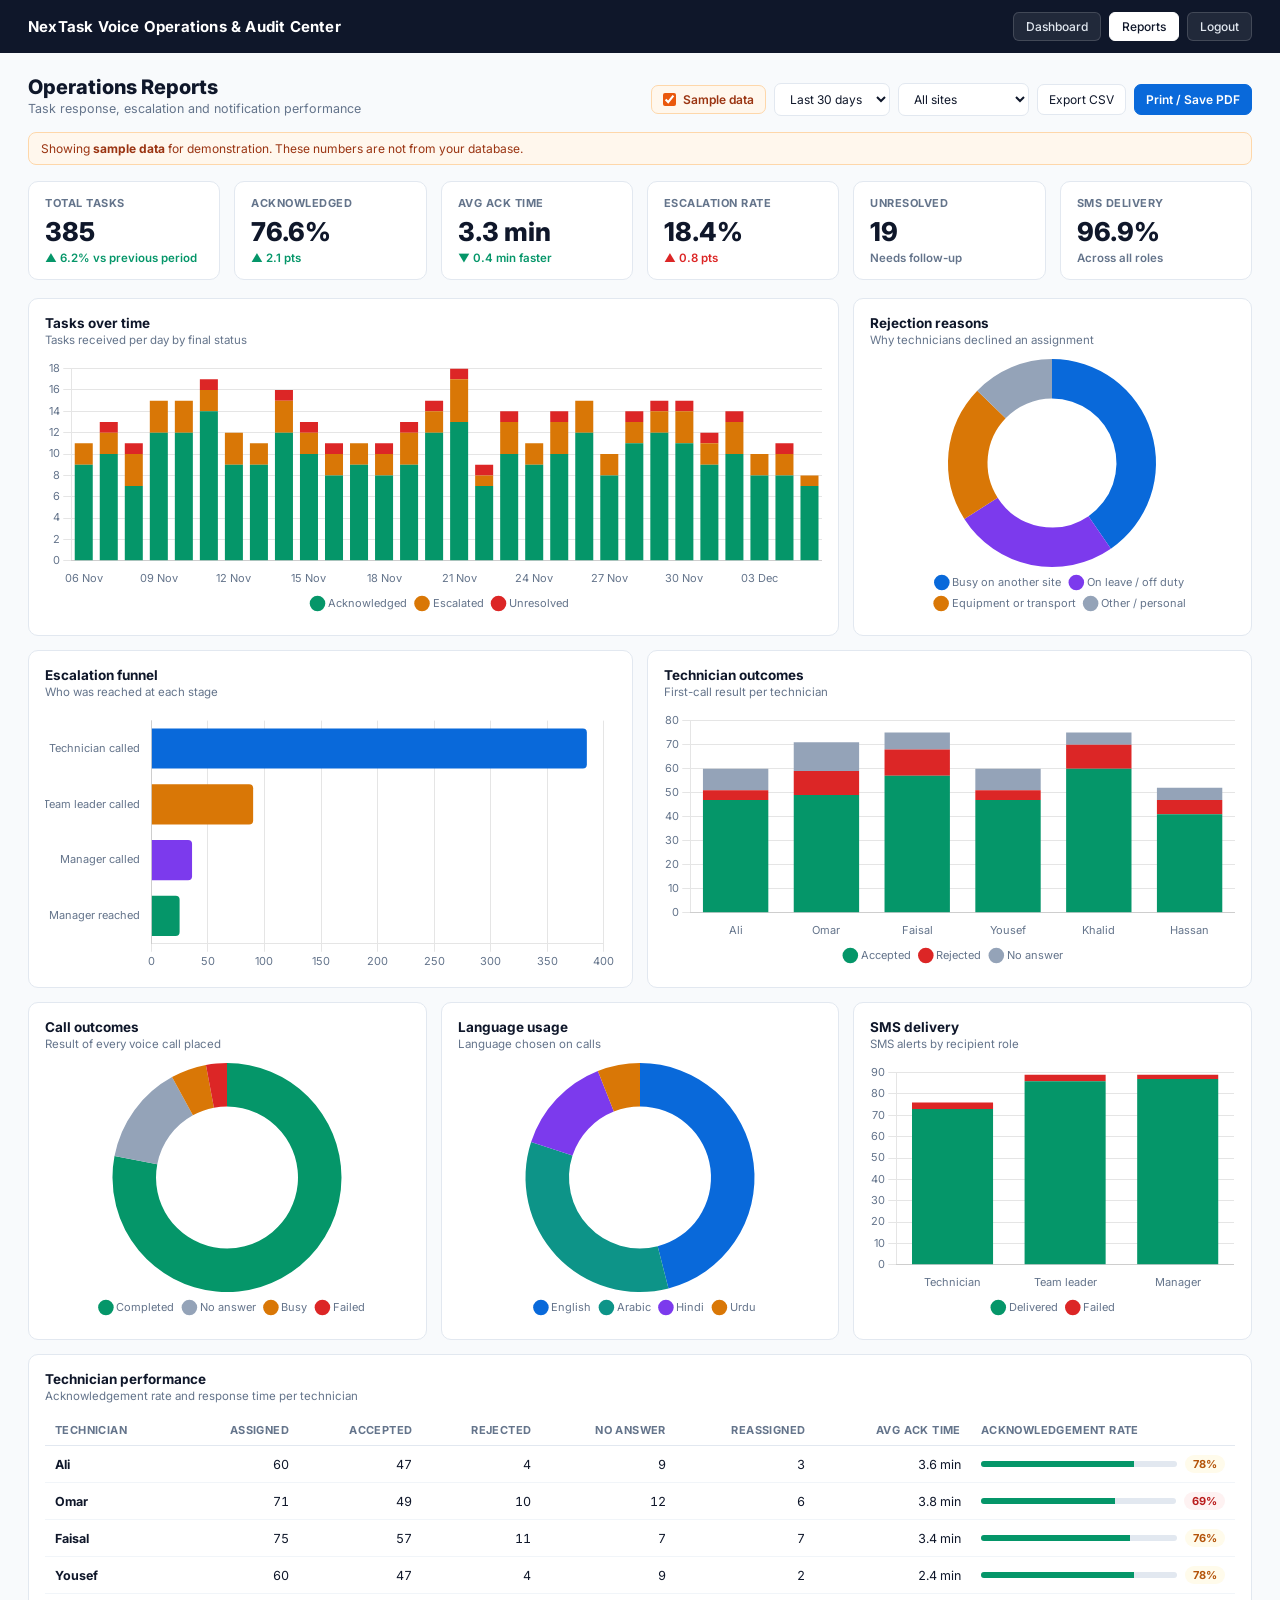
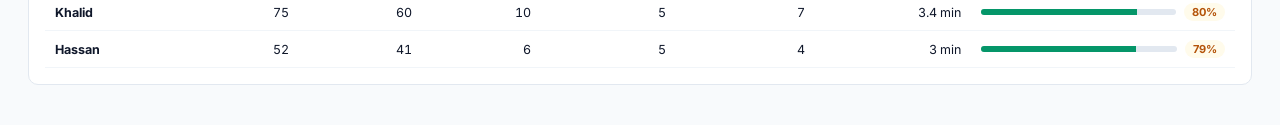
<file: static/reports.html>
<!DOCTYPE html>
<html lang="en">
<head>
<meta charset="utf-8">
<meta name="viewport" content="width=device-width, initial-scale=1">
<title>NexTask Reports</title>
<link rel="preconnect" href="https://fonts.googleapis.com">
<link rel="preconnect" href="https://fonts.gstatic.com" crossorigin>
<link href="https://fonts.googleapis.com/css2?family=Inter:wght@400;500;600;700;800&display=swap" rel="stylesheet">
<script src="/static/chart.umd.min.js"></script>
<style>
  :root { --bg:#f8fafc; --card:#fff; --border:#e2e8f0; --text:#0f172a; --muted:#64748b; --primary:#0969da;
          --ok:#059669; --warn:#d97706; --bad:#dc2626; --violet:#7c3aed; --slate:#94a3b8; }
  * { box-sizing:border-box; margin:0; padding:0; }
  body { font-family:'Inter',-apple-system,"Segoe UI",Roboto,sans-serif; background:var(--bg); color:var(--text); min-height:100vh; }
  header { background:#0f172a; color:#fff; padding:12px 28px; display:flex; align-items:center; justify-content:space-between; }
  .brand { font-size:15px; font-weight:700; letter-spacing:.2px; }
  .nav { display:flex; gap:8px; }
  .nav a { color:#e2e8f0; text-decoration:none; font-size:12px; font-weight:500; padding:6px 12px; border-radius:6px;
           border:1px solid rgba(255,255,255,.15); background:rgba(255,255,255,.08); }
  .nav a.active { background:#fff; color:#0f172a; border-color:#fff; }
  .nav a:hover { background:rgba(255,255,255,.18); color:#fff; }
  .nav a.active:hover { background:#fff; color:#0f172a; }
  main { max-width:1400px; margin:0 auto; padding:22px 28px 40px; }
  .title-row { display:flex; align-items:flex-end; justify-content:space-between; flex-wrap:wrap; gap:12px; margin-bottom:16px; }
  h1 { font-size:20px; font-weight:800; }
  .sub { font-size:12.5px; color:var(--muted); margin-top:2px; }
  .controls { display:flex; gap:8px; align-items:center; flex-wrap:wrap; }
  select, .btn { font:inherit; font-size:12px; padding:7px 11px; border:1px solid var(--border); border-radius:7px; background:#fff; color:var(--text); cursor:pointer; }
  .btn:hover, select:hover { border-color:#cbd5e1; background:#f8fafc; }
  .btn.primary { background:var(--primary); border-color:var(--primary); color:#fff; font-weight:600; }
  .btn.primary:hover { background:#0856b3; }
  .switch { display:inline-flex; align-items:center; gap:7px; font-size:12px; font-weight:600; padding:6px 11px; border-radius:7px;
            background:#fff7ed; border:1px solid #fed7aa; color:#9a3412; }
  .switch input { accent-color:#ea580c; }
  .switch.live-off { opacity:.95; }
  .banner { font-size:12px; background:#fff7ed; border:1px solid #fed7aa; color:#9a3412; padding:8px 12px; border-radius:8px; margin-bottom:16px; }
  .kpis { display:grid; grid-template-columns:repeat(auto-fit,minmax(190px,1fr)); gap:14px; margin-bottom:18px; }
  .kpi { background:var(--card); border:1px solid var(--border); border-radius:10px; padding:14px 16px; }
  .kpi .l { font-size:11px; font-weight:700; color:var(--muted); text-transform:uppercase; letter-spacing:.5px; }
  .kpi .v { font-size:26px; font-weight:800; margin:6px 0 4px; }
  .kpi .d { font-size:11.5px; font-weight:600; }
  .up { color:var(--ok); } .down { color:var(--bad); } .flat { color:var(--muted); }
  .grid { display:grid; grid-template-columns:repeat(12,1fr); gap:14px; }
  .card { background:var(--card); border:1px solid var(--border); border-radius:10px; padding:16px; }
  .card h3 { font-size:13.5px; font-weight:700; }
  .card .hint { font-size:11.5px; color:var(--muted); margin:2px 0 12px; }
  .c4 { grid-column:span 4; } .c6 { grid-column:span 6; } .c8 { grid-column:span 8; } .c12 { grid-column:span 12; }
  .chart { position:relative; height:260px; }
  table { width:100%; border-collapse:collapse; font-size:12.5px; }
  th { text-align:left; font-size:11px; text-transform:uppercase; letter-spacing:.4px; color:var(--muted); padding:8px 10px; border-bottom:1px solid var(--border); }
  td { padding:9px 10px; border-bottom:1px solid #f1f5f9; }
  td.num, th.num { text-align:right; font-variant-numeric:tabular-nums; }
  .pill { display:inline-block; font-size:11px; font-weight:700; padding:2px 8px; border-radius:999px; }
  .pill.good { background:#ecfdf5; color:#047857; } .pill.mid { background:#fffbeb; color:#b45309; } .pill.low { background:#fef2f2; color:#b91c1c; }
  .bar { height:6px; border-radius:3px; background:#e2e8f0; overflow:hidden; min-width:70px; }
  .bar > i { display:block; height:100%; background:var(--ok); }
  @media (max-width:1000px) { .c4,.c6,.c8 { grid-column:span 12; } main { padding:16px; } }
  @media print { header, .controls, .banner { display:none; } body { background:#fff; } .card, .kpi { break-inside:avoid; } main { padding:0; } }
</style>
</head>
<body>
<header>
  <div class="brand">NexTask Voice Operations &amp; Audit Center</div>
  <div class="nav">
    <a href="/">Dashboard</a>
    <a href="/reports" class="active">Reports</a>
    <a href="/logout">Logout</a>
  </div>
</header>

<main>
  <div class="title-row">
    <div>
      <h1>Operations Reports</h1>
      <div class="sub">Task response, escalation and notification performance</div>
    </div>
    <div class="controls">
      <label class="switch" title="Sample data is a fixed demo dataset. Live data is not connected yet.">
        <input type="checkbox" id="sampleToggle" checked> Sample data
      </label>
      <select id="range" title="Date range">
        <option value="7">Last 7 days</option>
        <option value="30" selected>Last 30 days</option>
        <option value="90">Last 90 days</option>
      </select>
      <select id="site" title="Site filter">
        <option value="all">All sites</option>
        <option>Riyadh North</option><option>Riyadh East</option><option>Jeddah Central</option><option>Dammam Port</option>
      </select>
      <button class="btn" onclick="exportCsv()">Export CSV</button>
      <button class="btn primary" onclick="window.print()">Print / Save PDF</button>
    </div>
  </div>

  <div class="banner" id="banner">Showing <b>sample data</b> for demonstration. These numbers are not from your database.</div>

  <div class="kpis" id="kpis"></div>

  <div class="grid">
    <div class="card c8"><h3>Tasks over time</h3><div class="hint">Tasks received per day by final status</div><div class="chart"><canvas id="chTrend"></canvas></div></div>
    <div class="card c4"><h3>Rejection reasons</h3><div class="hint">Why technicians declined an assignment</div><div class="chart"><canvas id="chReasons"></canvas></div></div>

    <div class="card c6"><h3>Escalation funnel</h3><div class="hint">Who was reached at each stage</div><div class="chart"><canvas id="chFunnel"></canvas></div></div>
    <div class="card c6"><h3>Technician outcomes</h3><div class="hint">First-call result per technician</div><div class="chart"><canvas id="chTech"></canvas></div></div>

    <div class="card c4"><h3>Call outcomes</h3><div class="hint">Result of every voice call placed</div><div class="chart"><canvas id="chCalls"></canvas></div></div>
    <div class="card c4"><h3>Language usage</h3><div class="hint">Language chosen on calls</div><div class="chart"><canvas id="chLang"></canvas></div></div>
    <div class="card c4"><h3>SMS delivery</h3><div class="hint">SMS alerts by recipient role</div><div class="chart"><canvas id="chSms"></canvas></div></div>

    <div class="card c12">
      <h3>Technician performance</h3><div class="hint">Acknowledgement rate and response time per technician</div>
      <table id="techTable"><thead><tr>
        <th>Technician</th><th class="num">Assigned</th><th class="num">Accepted</th><th class="num">Rejected</th><th class="num">No answer</th>
        <th class="num">Reassigned</th><th class="num">Avg ack time</th><th>Acknowledgement rate</th>
      </tr></thead><tbody></tbody></table>
    </div>
  </div>
</main>

<script>
(function () {
  // ---- deterministic sample data (seeded so numbers stay stable between reloads) ----
  function rng(seed) { var s = seed >>> 0; return function () { s = (s * 1664525 + 1013904223) >>> 0; return s / 4294967296; }; }
  var TECHS = ['Ali', 'Omar', 'Faisal', 'Yousef', 'Khalid', 'Hassan'];
  var SITES = ['Riyadh North', 'Riyadh East', 'Jeddah Central', 'Dammam Port'];

  function build(days, site) {
    var r = rng(days * 7 + (site === 'all' ? 1 : site.length * 13));
    var scale = site === 'all' ? 1 : 0.35;
    var labels = [], ack = [], esc = [], unres = [];
    var today = new Date();
    for (var i = days - 1; i >= 0; i--) {
      var d = new Date(today); d.setDate(today.getDate() - i);
      labels.push(d.toLocaleDateString('en-GB', { day: '2-digit', month: 'short' }));
      var total = Math.round((8 + r() * 10) * scale);
      var e = Math.round(total * (0.12 + r() * 0.12));
      var u = Math.round(total * (0.02 + r() * 0.05));
      ack.push(Math.max(total - e - u, 0)); esc.push(e); unres.push(u);
    }
    var sum = function (a) { return a.reduce(function (x, y) { return x + y; }, 0); };
    var tasks = sum(ack) + sum(esc) + sum(unres);

    var tech = TECHS.map(function (n, idx) {
      var assigned = Math.round((tasks / TECHS.length) * (0.8 + r() * 0.4));
      var rej = Math.round(assigned * (0.05 + r() * 0.1));
      var na = Math.round(assigned * (0.06 + r() * 0.12));
      var acc = Math.max(assigned - rej - na, 0);
      return { name: n, assigned: assigned, accepted: acc, rejected: rej, noans: na,
               reassigned: Math.round(rej * (0.5 + r() * 0.4)), avg: +(1.2 + r() * 3.2).toFixed(1) };
    });

    var reasons = [Math.round(tasks * 0.05), Math.round(tasks * 0.03), Math.round(tasks * 0.025), Math.round(tasks * 0.015)];
    var techCalls = sum(tech.map(function (t) { return t.assigned; })) + Math.round(tasks * 0.15);
    var tlCalls = sum(esc) + sum(unres);
    var mgCalls = Math.round(tlCalls * 0.4);
    var calls = {
      Completed: Math.round((techCalls + tlCalls + mgCalls) * 0.78),
      'No answer': Math.round((techCalls + tlCalls + mgCalls) * 0.14),
      Busy: Math.round((techCalls + tlCalls + mgCalls) * 0.05),
      Failed: Math.round((techCalls + tlCalls + mgCalls) * 0.03)
    };
    var lang = { English: Math.round(techCalls * 0.46), Arabic: Math.round(techCalls * 0.34), Hindi: Math.round(techCalls * 0.14), Urdu: Math.round(techCalls * 0.06) };
    var smsTech = Math.round(tasks * 0.2), smsTl = tlCalls, smsMgr = tlCalls;
    var sms = {
      Technician: [Math.round(smsTech * 0.95), Math.round(smsTech * 0.04)],
      'Team leader': [Math.round(smsTl * 0.96), Math.round(smsTl * 0.03)],
      Manager: [Math.round(smsMgr * 0.97), Math.round(smsMgr * 0.02)]
    };
    var smsDelivered = sms.Technician[0] + sms['Team leader'][0] + sms.Manager[0];
    var smsFailed = sms.Technician[1] + sms['Team leader'][1] + sms.Manager[1];
    var acked = sum(ack);
    var avgAck = +(tech.reduce(function (a, t) { return a + t.avg * t.assigned; }, 0) / Math.max(sum(tech.map(function (t) { return t.assigned; })), 1)).toFixed(1);

    return { labels: labels, ack: ack, esc: esc, unres: unres, tasks: tasks, acked: acked, escCount: sum(esc), unresCount: sum(unres),
             tech: tech, reasons: reasons, funnel: [tasks, tlCalls, mgCalls, Math.round(mgCalls * 0.7)], calls: calls, lang: lang, sms: sms,
             smsRate: (smsDelivered / Math.max(smsDelivered + smsFailed, 1) * 100), avgAck: avgAck };
  }

  // ---- rendering ----
  var charts = {};
  function mk(id, cfg) { if (charts[id]) charts[id].destroy(); charts[id] = new Chart(document.getElementById(id), cfg); }
  var C = { ok: '#059669', blue: '#0969da', warn: '#d97706', bad: '#dc2626', violet: '#7c3aed', slate: '#94a3b8', teal: '#0d9488' };
  Chart.defaults.font.family = "'Inter', sans-serif"; Chart.defaults.font.size = 11; Chart.defaults.color = '#64748b';
  var opts = { responsive: true, maintainAspectRatio: false, plugins: { legend: { position: 'bottom', labels: { boxWidth: 10, usePointStyle: true } } } };

  function kpi(label, value, delta, cls) {
    return '<div class="kpi"><div class="l">' + label + '</div><div class="v">' + value + '</div><div class="d ' + cls + '">' + delta + '</div></div>';
  }

  function render() {
    var days = +document.getElementById('range').value;
    var site = document.getElementById('site').value;
    var d = build(days, site);
    var ackPct = (d.acked / Math.max(d.tasks, 1) * 100);

    document.getElementById('kpis').innerHTML =
      kpi('Total tasks', d.tasks, '&#9650; 6.2% vs previous period', 'up') +
      kpi('Acknowledged', ackPct.toFixed(1) + '%', '&#9650; 2.1 pts', 'up') +
      kpi('Avg ack time', d.avgAck + ' min', '&#9660; 0.4 min faster', 'up') +
      kpi('Escalation rate', (d.escCount / Math.max(d.tasks, 1) * 100).toFixed(1) + '%', '&#9650; 0.8 pts', 'down') +
      kpi('Unresolved', d.unresCount, 'Needs follow-up', 'flat') +
      kpi('SMS delivery', d.smsRate.toFixed(1) + '%', 'Across all roles', 'flat');

    mk('chTrend', { type: 'bar', data: { labels: d.labels, datasets: [
      { label: 'Acknowledged', data: d.ack, backgroundColor: C.ok, stack: 's' },
      { label: 'Escalated', data: d.esc, backgroundColor: C.warn, stack: 's' },
      { label: 'Unresolved', data: d.unres, backgroundColor: C.bad, stack: 's' }] },
      options: Object.assign({}, opts, { scales: { x: { stacked: true, grid: { display: false }, ticks: { maxTicksLimit: 12 } }, y: { stacked: true, beginAtZero: true } } }) });

    mk('chReasons', { type: 'doughnut', data: { labels: ['Busy on another site', 'On leave / off duty', 'Equipment or transport', 'Other / personal'],
      datasets: [{ data: d.reasons, backgroundColor: [C.blue, C.violet, C.warn, C.slate], borderWidth: 0 }] }, options: Object.assign({}, opts, { cutout: '62%' }) });

    mk('chFunnel', { type: 'bar', data: { labels: ['Technician called', 'Team leader called', 'Manager called', 'Manager reached'],
      datasets: [{ data: d.funnel, backgroundColor: [C.blue, C.warn, C.violet, C.ok], borderRadius: 4 }] },
      options: Object.assign({}, opts, { indexAxis: 'y', plugins: { legend: { display: false } }, scales: { x: { beginAtZero: true }, y: { grid: { display: false } } } }) });

    mk('chTech', { type: 'bar', data: { labels: d.tech.map(function (t) { return t.name; }), datasets: [
      { label: 'Accepted', data: d.tech.map(function (t) { return t.accepted; }), backgroundColor: C.ok, stack: 's' },
      { label: 'Rejected', data: d.tech.map(function (t) { return t.rejected; }), backgroundColor: C.bad, stack: 's' },
      { label: 'No answer', data: d.tech.map(function (t) { return t.noans; }), backgroundColor: C.slate, stack: 's' }] },
      options: Object.assign({}, opts, { scales: { x: { stacked: true, grid: { display: false } }, y: { stacked: true, beginAtZero: true } } }) });

    mk('chCalls', { type: 'doughnut', data: { labels: Object.keys(d.calls), datasets: [{ data: Object.values(d.calls), backgroundColor: [C.ok, C.slate, C.warn, C.bad], borderWidth: 0 }] },
      options: Object.assign({}, opts, { cutout: '62%' }) });
    mk('chLang', { type: 'doughnut', data: { labels: Object.keys(d.lang), datasets: [{ data: Object.values(d.lang), backgroundColor: [C.blue, C.teal, C.violet, C.warn], borderWidth: 0 }] },
      options: Object.assign({}, opts, { cutout: '62%' }) });
    mk('chSms', { type: 'bar', data: { labels: Object.keys(d.sms), datasets: [
      { label: 'Delivered', data: Object.values(d.sms).map(function (v) { return v[0]; }), backgroundColor: C.ok, stack: 's' },
      { label: 'Failed', data: Object.values(d.sms).map(function (v) { return v[1]; }), backgroundColor: C.bad, stack: 's' }] },
      options: Object.assign({}, opts, { scales: { x: { stacked: true, grid: { display: false } }, y: { stacked: true, beginAtZero: true } } }) });

    var tb = document.querySelector('#techTable tbody');
    tb.innerHTML = d.tech.map(function (t) {
      var rate = t.accepted / Math.max(t.assigned, 1) * 100;
      var cls = rate >= 85 ? 'good' : rate >= 70 ? 'mid' : 'low';
      return '<tr><td><b>' + t.name + '</b></td><td class="num">' + t.assigned + '</td><td class="num">' + t.accepted + '</td><td class="num">' + t.rejected +
        '</td><td class="num">' + t.noans + '</td><td class="num">' + t.reassigned + '</td><td class="num">' + t.avg + ' min</td>' +
        '<td><div style="display:flex;align-items:center;gap:8px;"><div class="bar" style="flex:1"><i style="width:' + rate.toFixed(0) + '%"></i></div>' +
        '<span class="pill ' + cls + '">' + rate.toFixed(0) + '%</span></div></td></tr>';
    }).join('');
    window.__techRows = d.tech;
  }

  window.exportCsv = function () {
    var rows = [['Technician', 'Assigned', 'Accepted', 'Rejected', 'No answer', 'Reassigned', 'Avg ack time (min)']];
    (window.__techRows || []).forEach(function (t) { rows.push([t.name, t.assigned, t.accepted, t.rejected, t.noans, t.reassigned, t.avg]); });
    var csv = rows.map(function (r) { return r.join(','); }).join('\n');
    var a = document.createElement('a');
    a.href = URL.createObjectURL(new Blob([csv], { type: 'text/csv' }));
    a.download = 'technician_performance_sample.csv'; a.click();
  };

  // Live data is not connected yet: the switch stays on sample data.
  var toggle = document.getElementById('sampleToggle');
  toggle.addEventListener('change', function () {
    if (!toggle.checked) {
      toggle.checked = true;
      document.getElementById('banner').innerHTML = 'Live data is <b>not connected yet</b>. Showing <b>sample data</b> for demonstration.';
    }
  });
  document.getElementById('range').addEventListener('change', render);
  document.getElementById('site').addEventListener('change', render);
  render();
})();
</script>
</body>
</html>
</file>
